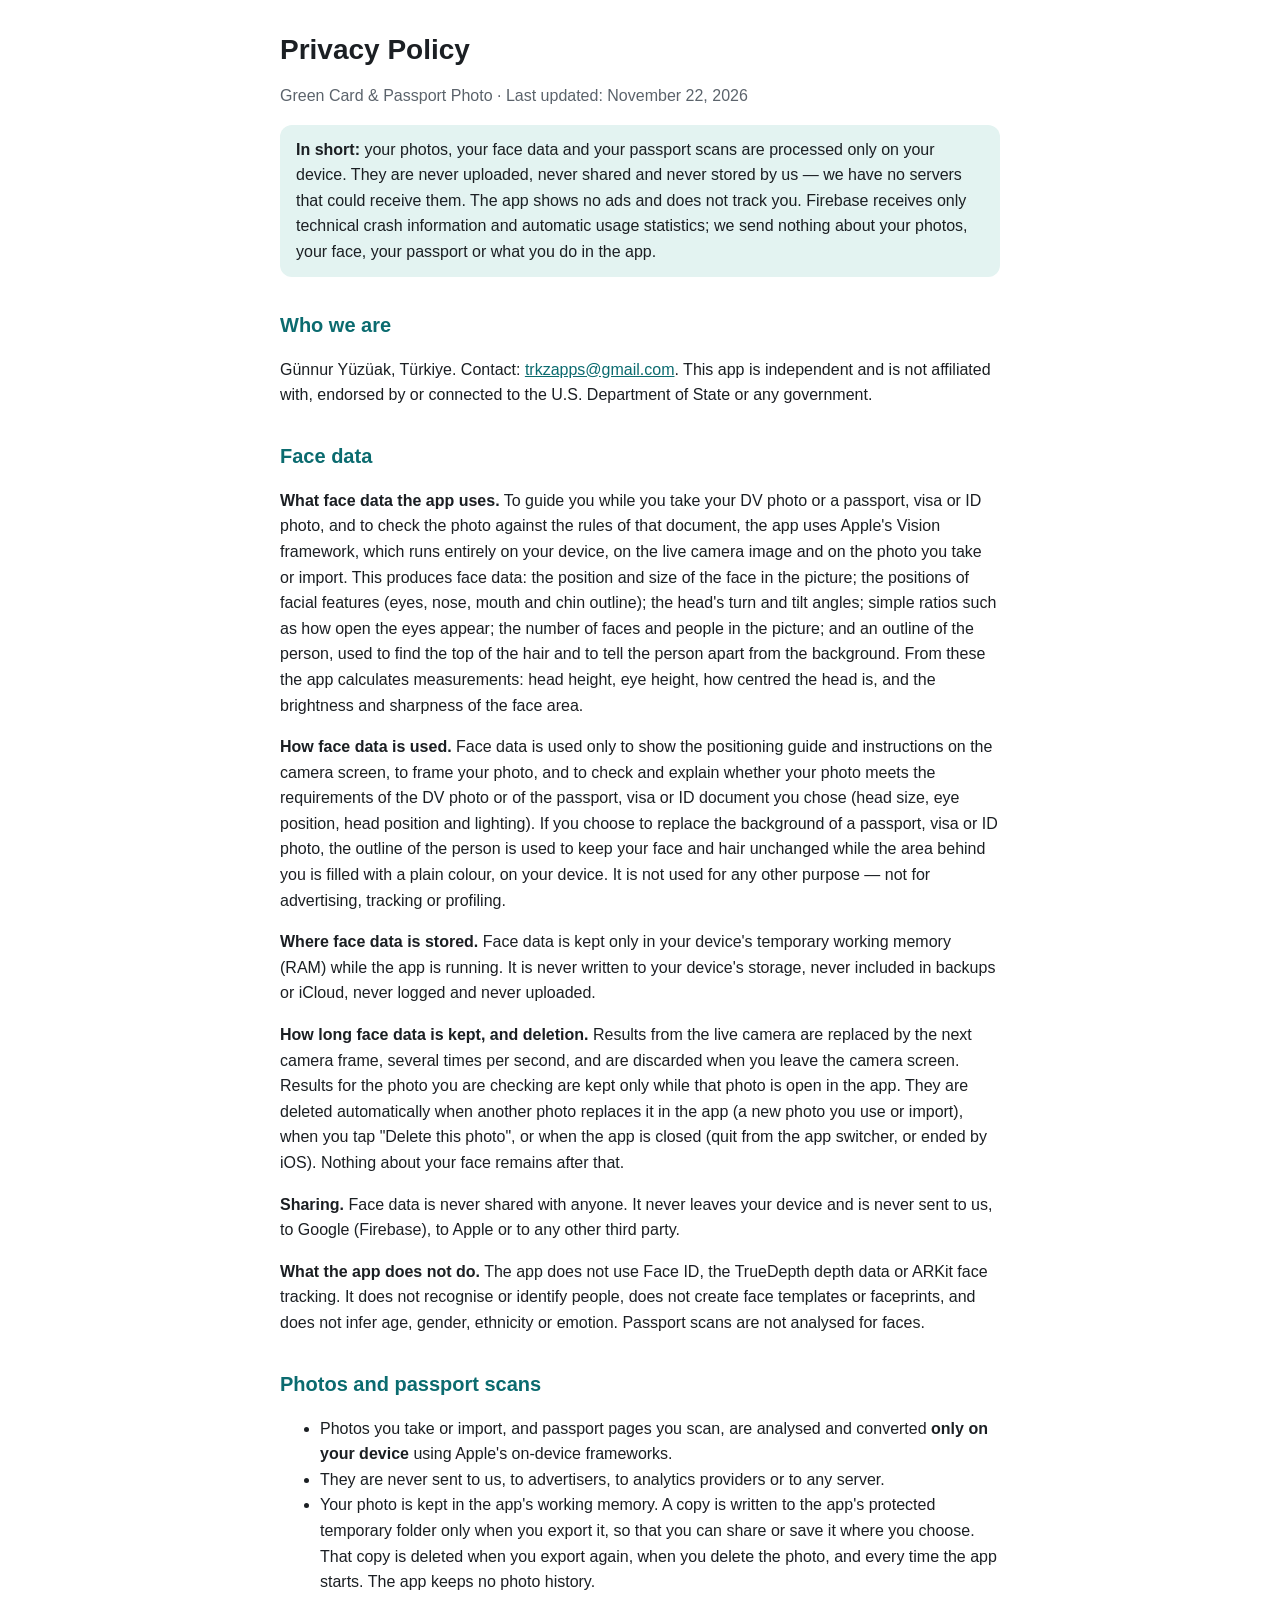
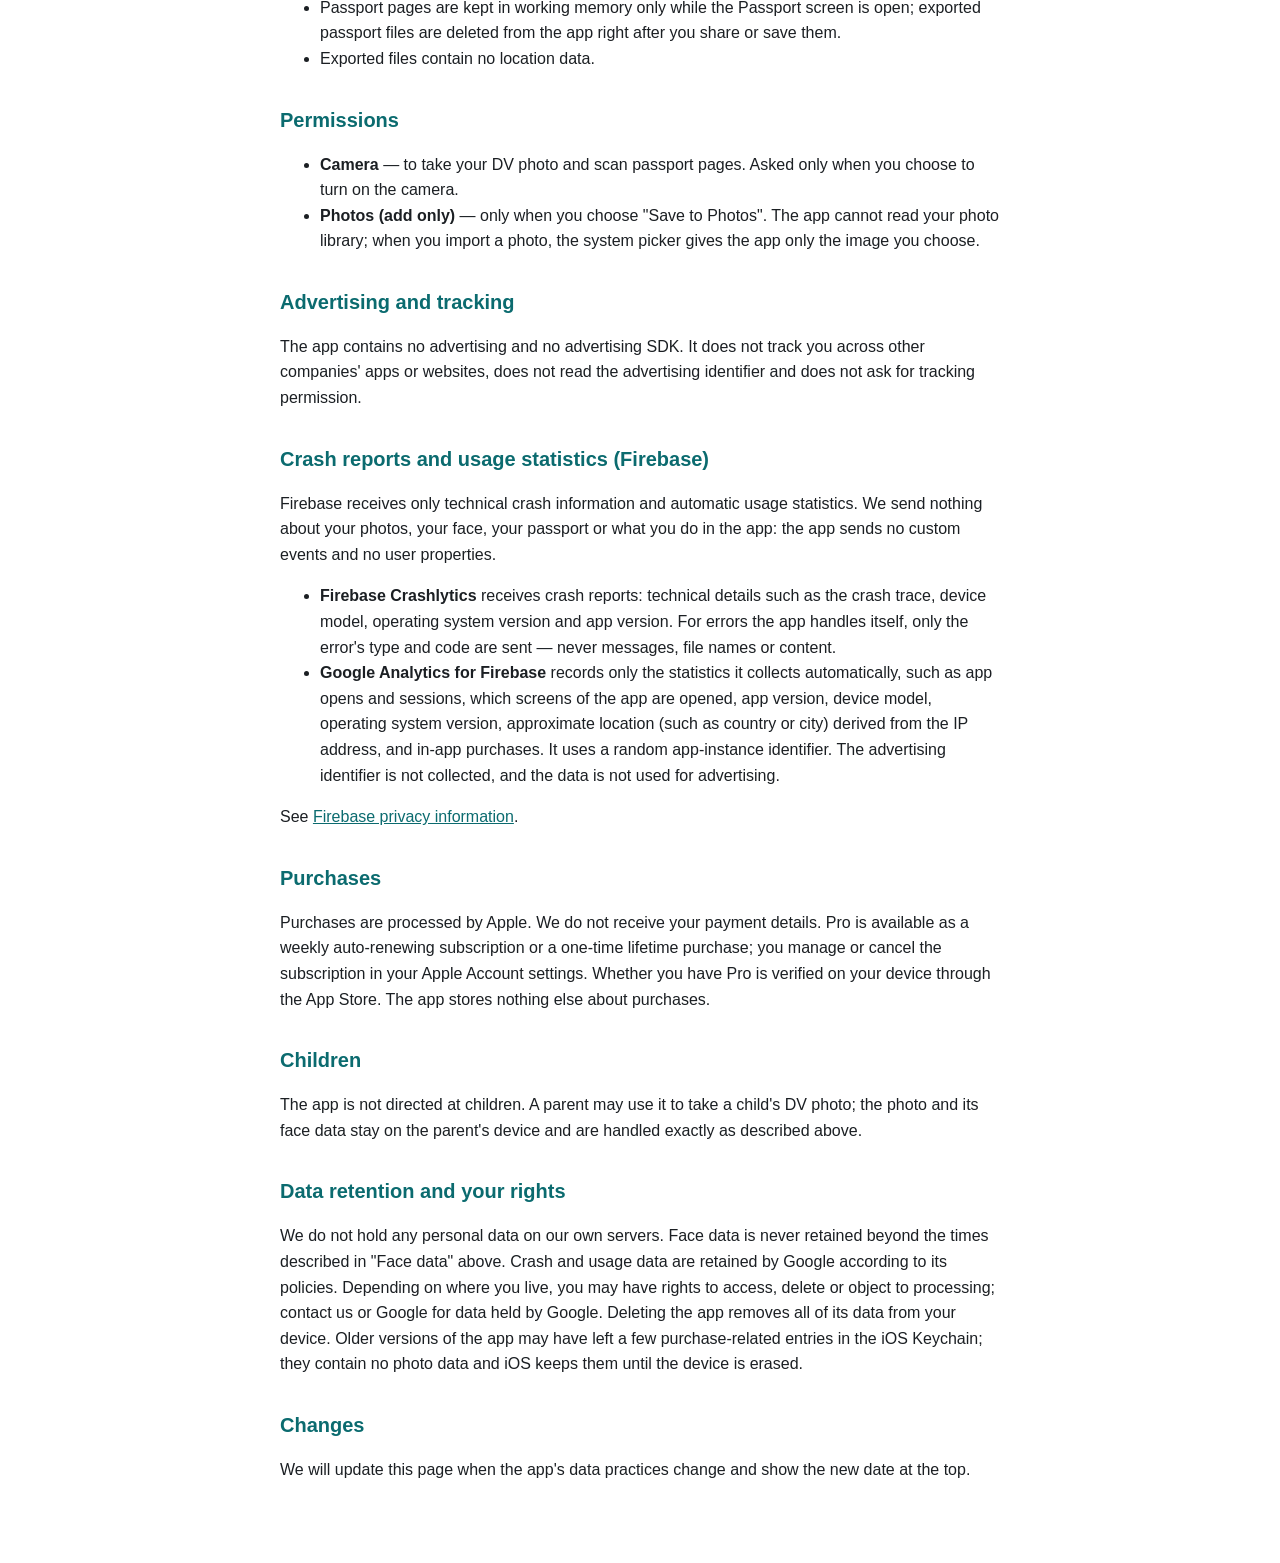
<file: gcphotomaker/privacy-policy.html>
<!doctype html>
<html lang="en">
<head>
<meta charset="utf-8">
<meta name="viewport" content="width=device-width, initial-scale=1">
<title>Privacy Policy — Green Card &amp; Passport Photo</title>
<style>
  :root { --text:#1b1f23; --muted:#5b636b; --brand:#0B6B6F; --bg:#ffffff; --soft:#E3F3F1; }
  body { margin:0; background:var(--bg); color:var(--text); font:16px/1.6 -apple-system, BlinkMacSystemFont, "Segoe UI", Roboto, sans-serif; }
  main { max-width:720px; margin:0 auto; padding:32px 16px 64px; }
  h1 { font-size:28px; line-height:1.25; margin:0 0 4px; }
  h2 { font-size:20px; margin:32px 0 8px; color:var(--brand); }
  p, li { color:var(--text); }
  .muted { color:var(--muted); }
  .note { background:var(--soft); border-radius:12px; padding:12px 16px; }
  a { color:var(--brand); }
</style>
</head>
<body>
<main>
<h1>Privacy Policy</h1>
<p class="muted">Green Card &amp; Passport Photo · Last updated: November 22, 2026</p>

<p class="note"><strong>In short:</strong> your photos, your face data and your passport scans are processed only on your device. They are never uploaded, never shared and never stored by us — we have no servers that could receive them. The app shows no ads and does not track you. Firebase receives only technical crash information and automatic usage statistics; we send nothing about your photos, your face, your passport or what you do in the app.</p>

<h2>Who we are</h2>
<p>Günnur Yüzüak, Türkiye. Contact: <a href="mailto:trkzapps@gmail.com">trkzapps@gmail.com</a>. This app is independent and is not affiliated with, endorsed by or connected to the U.S. Department of State or any government.</p>

<h2 id="face-data">Face data</h2>
<p><strong>What face data the app uses.</strong> To guide you while you take your DV photo or a passport, visa or ID photo, and to check the photo against the rules of that document, the app uses Apple's Vision framework, which runs entirely on your device, on the live camera image and on the photo you take or import. This produces face data: the position and size of the face in the picture; the positions of facial features (eyes, nose, mouth and chin outline); the head's turn and tilt angles; simple ratios such as how open the eyes appear; the number of faces and people in the picture; and an outline of the person, used to find the top of the hair and to tell the person apart from the background. From these the app calculates measurements: head height, eye height, how centred the head is, and the brightness and sharpness of the face area.</p>
<p><strong>How face data is used.</strong> Face data is used only to show the positioning guide and instructions on the camera screen, to frame your photo, and to check and explain whether your photo meets the requirements of the DV photo or of the passport, visa or ID document you chose (head size, eye position, head position and lighting). If you choose to replace the background of a passport, visa or ID photo, the outline of the person is used to keep your face and hair unchanged while the area behind you is filled with a plain colour, on your device. It is not used for any other purpose — not for advertising, tracking or profiling.</p>
<p><strong>Where face data is stored.</strong> Face data is kept only in your device's temporary working memory (RAM) while the app is running. It is never written to your device's storage, never included in backups or iCloud, never logged and never uploaded.</p>
<p><strong>How long face data is kept, and deletion.</strong> Results from the live camera are replaced by the next camera frame, several times per second, and are discarded when you leave the camera screen. Results for the photo you are checking are kept only while that photo is open in the app. They are deleted automatically when another photo replaces it in the app (a new photo you use or import), when you tap "Delete this photo", or when the app is closed (quit from the app switcher, or ended by iOS). Nothing about your face remains after that.</p>
<p><strong>Sharing.</strong> Face data is never shared with anyone. It never leaves your device and is never sent to us, to Google (Firebase), to Apple or to any other third party.</p>
<p><strong>What the app does not do.</strong> The app does not use Face ID, the TrueDepth depth data or ARKit face tracking. It does not recognise or identify people, does not create face templates or faceprints, and does not infer age, gender, ethnicity or emotion. Passport scans are not analysed for faces.</p>

<h2>Photos and passport scans</h2>
<ul>
  <li>Photos you take or import, and passport pages you scan, are analysed and converted <strong>only on your device</strong> using Apple's on-device frameworks.</li>
  <li>They are never sent to us, to advertisers, to analytics providers or to any server.</li>
  <li>Your photo is kept in the app's working memory. A copy is written to the app's protected temporary folder only when you export it, so that you can share or save it where you choose. That copy is deleted when you export again, when you delete the photo, and every time the app starts. The app keeps no photo history.</li>
  <li>Passport pages are kept in working memory only while the Passport screen is open; exported passport files are deleted from the app right after you share or save them.</li>
  <li>Exported files contain no location data.</li>
</ul>

<h2>Permissions</h2>
<ul>
  <li><strong>Camera</strong> — to take your DV photo and scan passport pages. Asked only when you choose to turn on the camera.</li>
  <li><strong>Photos (add only)</strong> — only when you choose "Save to Photos". The app cannot read your photo library; when you import a photo, the system picker gives the app only the image you choose.</li>
</ul>

<h2>Advertising and tracking</h2>
<p>The app contains no advertising and no advertising SDK. It does not track you across other companies' apps or websites, does not read the advertising identifier and does not ask for tracking permission.</p>

<h2>Crash reports and usage statistics (Firebase)</h2>
<p>Firebase receives only technical crash information and automatic usage statistics. We send nothing about your photos, your face, your passport or what you do in the app: the app sends no custom events and no user properties.</p>
<ul>
  <li><strong>Firebase Crashlytics</strong> receives crash reports: technical details such as the crash trace, device model, operating system version and app version. For errors the app handles itself, only the error's type and code are sent — never messages, file names or content.</li>
  <li><strong>Google Analytics for Firebase</strong> records only the statistics it collects automatically, such as app opens and sessions, which screens of the app are opened, app version, device model, operating system version, approximate location (such as country or city) derived from the IP address, and in-app purchases. It uses a random app-instance identifier. The advertising identifier is not collected, and the data is not used for advertising.</li>
</ul>
<p>See <a href="https://firebase.google.com/support/privacy">Firebase privacy information</a>.</p>

<h2>Purchases</h2>
<p>Purchases are processed by Apple. We do not receive your payment details. Pro is available as a weekly auto-renewing subscription or a one-time lifetime purchase; you manage or cancel the subscription in your Apple Account settings. Whether you have Pro is verified on your device through the App Store. The app stores nothing else about purchases.</p>

<h2>Children</h2>
<p>The app is not directed at children. A parent may use it to take a child's DV photo; the photo and its face data stay on the parent's device and are handled exactly as described above.</p>

<h2>Data retention and your rights</h2>
<p>We do not hold any personal data on our own servers. Face data is never retained beyond the times described in "Face data" above. Crash and usage data are retained by Google according to its policies. Depending on where you live, you may have rights to access, delete or object to processing; contact us or Google for data held by Google. Deleting the app removes all of its data from your device. Older versions of the app may have left a few purchase-related entries in the iOS Keychain; they contain no photo data and iOS keeps them until the device is erased.</p>

<h2>Changes</h2>
<p>We will update this page when the app's data practices change and show the new date at the top.</p>
</main>
</body>
</html>
</file>
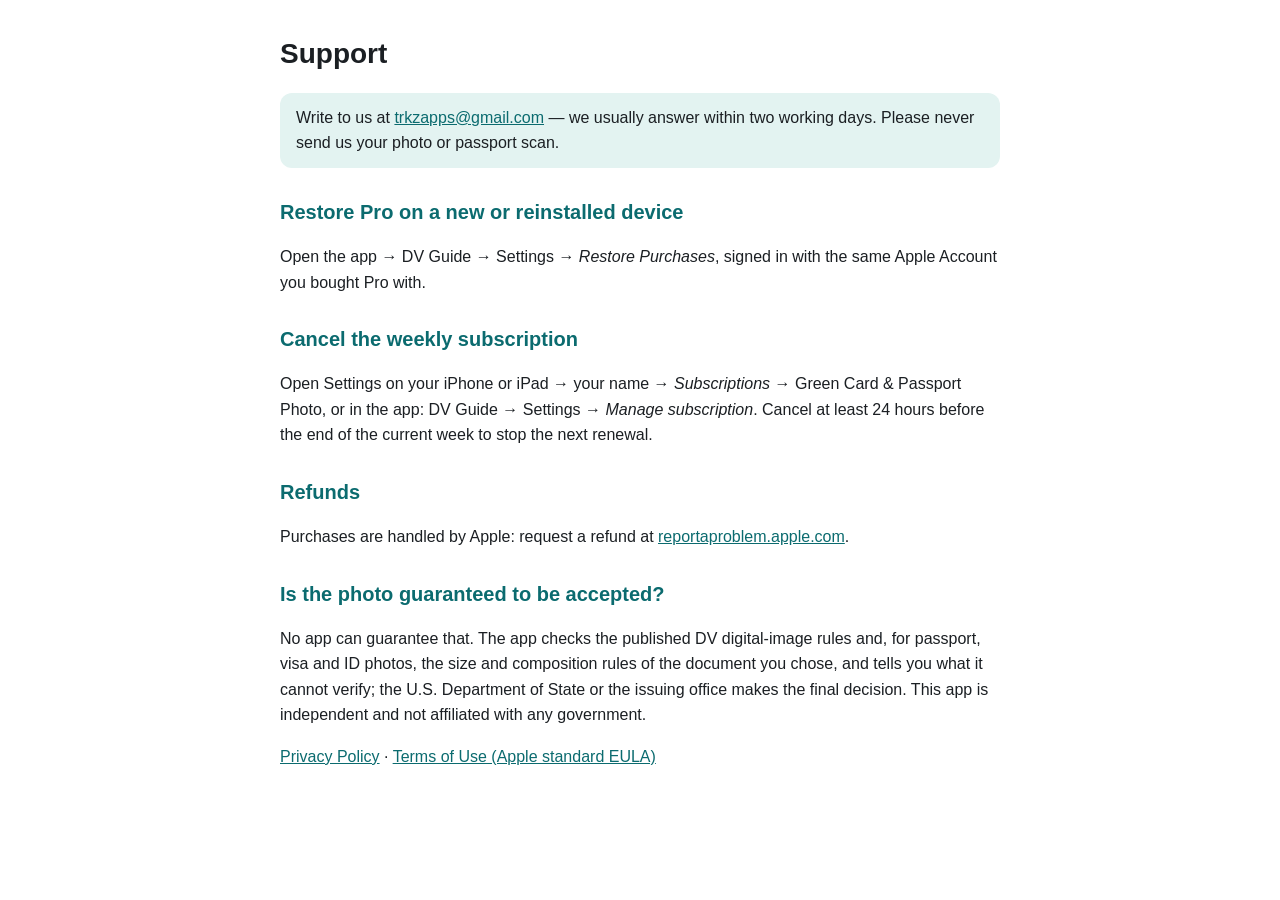
<file: gcphotomaker/support.html>
<!doctype html>
<html lang="en">
<head>
<meta charset="utf-8">
<meta name="viewport" content="width=device-width, initial-scale=1">
<title>Support — Green Card &amp; Passport Photo</title>
<style>
  :root { --text:#1b1f23; --muted:#5b636b; --brand:#0B6B6F; --soft:#E3F3F1; }
  body { margin:0; background:#fff; color:var(--text); font:16px/1.6 -apple-system, BlinkMacSystemFont, "Segoe UI", Roboto, sans-serif; }
  main { max-width:720px; margin:0 auto; padding:32px 16px 64px; }
  h1 { font-size:28px; margin:0 0 16px; } h2 { font-size:20px; margin:28px 0 8px; color:var(--brand); }
  .note { background:var(--soft); border-radius:12px; padding:12px 16px; } a { color:var(--brand); }
</style>
</head>
<body>
<main>
<h1>Support</h1>
<p class="note">Write to us at <a href="mailto:trkzapps@gmail.com">trkzapps@gmail.com</a> — we usually answer within two working days. Please never send us your photo or passport scan.</p>
<h2>Restore Pro on a new or reinstalled device</h2>
<p>Open the app → DV Guide → Settings → <em>Restore Purchases</em>, signed in with the same Apple Account you bought Pro with.</p>
<h2>Cancel the weekly subscription</h2>
<p>Open Settings on your iPhone or iPad → your name → <em>Subscriptions</em> → Green Card &amp; Passport Photo, or in the app: DV Guide → Settings → <em>Manage subscription</em>. Cancel at least 24 hours before the end of the current week to stop the next renewal.</p>
<h2>Refunds</h2>
<p>Purchases are handled by Apple: request a refund at <a href="https://reportaproblem.apple.com">reportaproblem.apple.com</a>.</p>
<h2>Is the photo guaranteed to be accepted?</h2>
<p>No app can guarantee that. The app checks the published DV digital-image rules and, for passport, visa and ID photos, the size and composition rules of the document you chose, and tells you what it cannot verify; the U.S. Department of State or the issuing office makes the final decision. This app is independent and not affiliated with any government.</p>
<p><a href="privacy-policy.html">Privacy Policy</a> · <a href="https://www.apple.com/legal/internet-services/itunes/dev/stdeula/">Terms of Use (Apple standard EULA)</a></p>
</main>
</body>
</html>
</file>
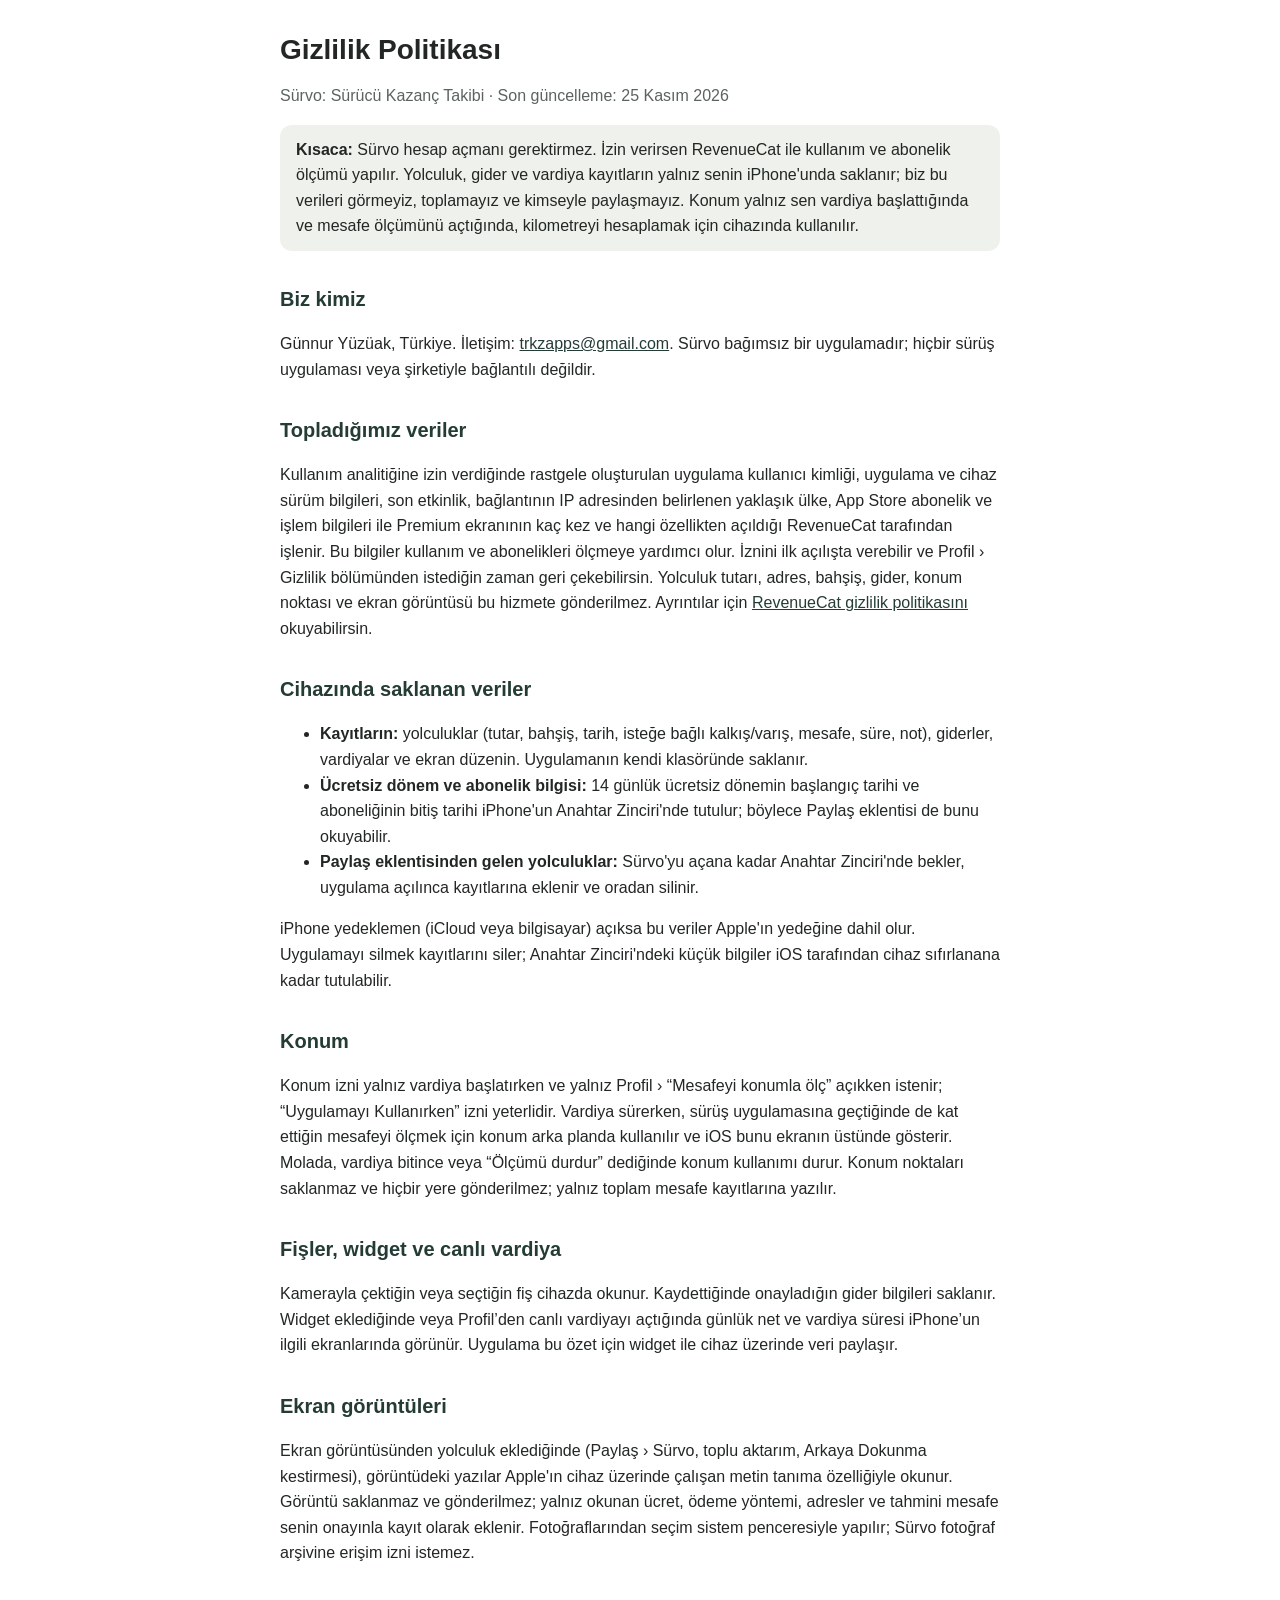
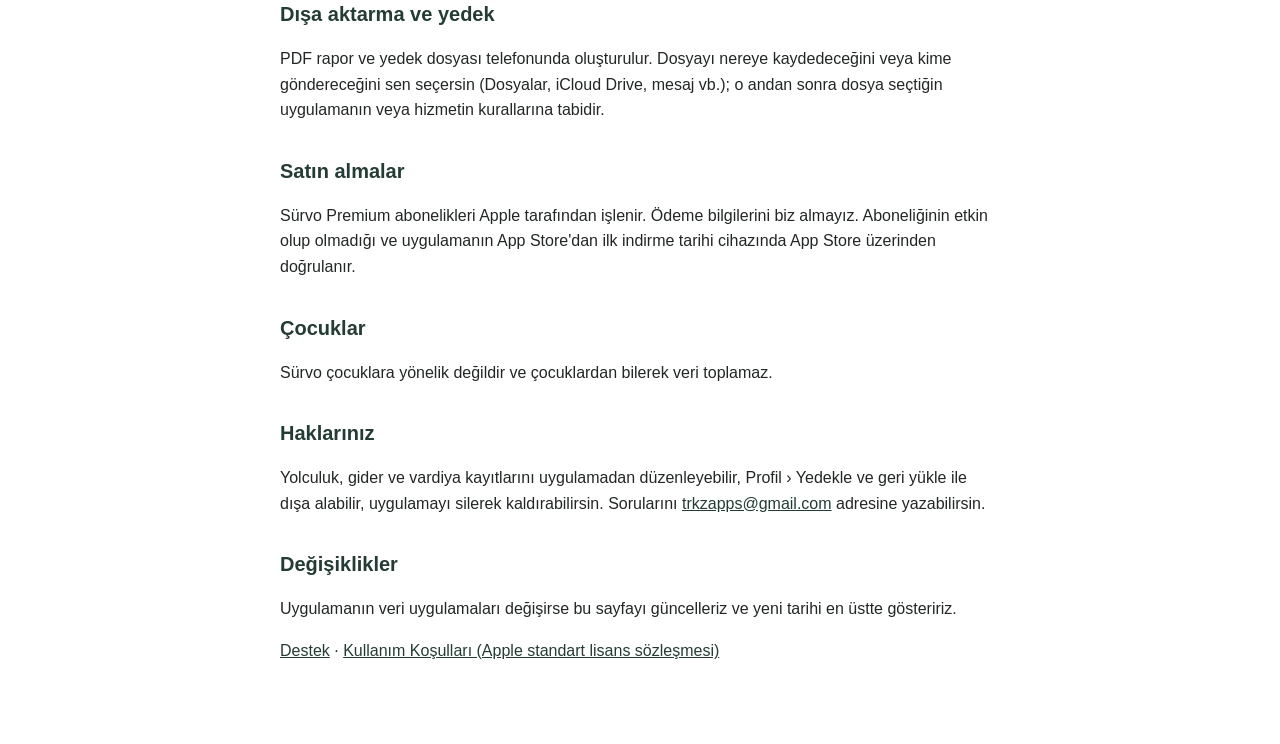
<file: survo/privacy-policy.html>
<!doctype html>
<html lang="tr">
<head>
<meta charset="utf-8">
<meta name="viewport" content="width=device-width, initial-scale=1">
<title>Gizlilik Politikası — Sürvo</title>
<style>
  :root { --text:#222724; --muted:#5B635E; --brand:#243C35; --bg:#ffffff; --soft:#EEF1EC; }
  body { margin:0; background:var(--bg); color:var(--text); font:16px/1.6 -apple-system, BlinkMacSystemFont, "Segoe UI", Roboto, sans-serif; }
  main { max-width:720px; margin:0 auto; padding:32px 16px 64px; }
  h1 { font-size:28px; line-height:1.25; margin:0 0 4px; }
  h2 { font-size:20px; margin:32px 0 8px; color:var(--brand); }
  .muted { color:var(--muted); }
  .note { background:var(--soft); border-radius:12px; padding:12px 16px; }
  a { color:var(--brand); }
</style>
</head>
<body>
<main>
<h1>Gizlilik Politikası</h1>
<p class="muted">Sürvo: Sürücü Kazanç Takibi · Son güncelleme: 25 Kasım 2026</p>

<p class="note"><strong>Kısaca:</strong> Sürvo hesap açmanı gerektirmez. İzin verirsen RevenueCat ile kullanım ve abonelik ölçümü yapılır. Yolculuk, gider ve vardiya kayıtların yalnız senin iPhone'unda saklanır; biz bu verileri görmeyiz, toplamayız ve kimseyle paylaşmayız. Konum yalnız sen vardiya başlattığında ve mesafe ölçümünü açtığında, kilometreyi hesaplamak için cihazında kullanılır.</p>

<h2>Biz kimiz</h2>
<p>Günnur Yüzüak, Türkiye. İletişim: <a href="mailto:trkzapps@gmail.com">trkzapps@gmail.com</a>. Sürvo bağımsız bir uygulamadır; hiçbir sürüş uygulaması veya şirketiyle bağlantılı değildir.</p>

<h2>Topladığımız veriler</h2>
<p>Kullanım analitiğine izin verdiğinde rastgele oluşturulan uygulama kullanıcı kimliği, uygulama ve cihaz sürüm bilgileri, son etkinlik, bağlantının IP adresinden belirlenen yaklaşık ülke, App Store abonelik ve işlem bilgileri ile Premium ekranının kaç kez ve hangi özellikten açıldığı RevenueCat tarafından işlenir. Bu bilgiler kullanım ve abonelikleri ölçmeye yardımcı olur. İznini ilk açılışta verebilir ve Profil › Gizlilik bölümünden istediğin zaman geri çekebilirsin. Yolculuk tutarı, adres, bahşiş, gider, konum noktası ve ekran görüntüsü bu hizmete gönderilmez. Ayrıntılar için <a href="https://www.revenuecat.com/privacy-policy">RevenueCat gizlilik politikasını</a> okuyabilirsin.</p>

<h2>Cihazında saklanan veriler</h2>
<ul>
  <li><strong>Kayıtların:</strong> yolculuklar (tutar, bahşiş, tarih, isteğe bağlı kalkış/varış, mesafe, süre, not), giderler, vardiyalar ve ekran düzenin. Uygulamanın kendi klasöründe saklanır.</li>
  <li><strong>Ücretsiz dönem ve abonelik bilgisi:</strong> 14 günlük ücretsiz dönemin başlangıç tarihi ve aboneliğinin bitiş tarihi iPhone'un Anahtar Zinciri'nde tutulur; böylece Paylaş eklentisi de bunu okuyabilir.</li>
  <li><strong>Paylaş eklentisinden gelen yolculuklar:</strong> Sürvo'yu açana kadar Anahtar Zinciri'nde bekler, uygulama açılınca kayıtlarına eklenir ve oradan silinir.</li>
</ul>
<p>iPhone yedeklemen (iCloud veya bilgisayar) açıksa bu veriler Apple'ın yedeğine dahil olur. Uygulamayı silmek kayıtlarını siler; Anahtar Zinciri'ndeki küçük bilgiler iOS tarafından cihaz sıfırlanana kadar tutulabilir.</p>

<h2>Konum</h2>
<p>Konum izni yalnız vardiya başlatırken ve yalnız Profil › “Mesafeyi konumla ölç” açıkken istenir; “Uygulamayı Kullanırken” izni yeterlidir. Vardiya sürerken, sürüş uygulamasına geçtiğinde de kat ettiğin mesafeyi ölçmek için konum arka planda kullanılır ve iOS bunu ekranın üstünde gösterir. Molada, vardiya bitince veya “Ölçümü durdur” dediğinde konum kullanımı durur. Konum noktaları saklanmaz ve hiçbir yere gönderilmez; yalnız toplam mesafe kayıtlarına yazılır.</p>

<h2>Fişler, widget ve canlı vardiya</h2>
<p>Kamerayla çektiğin veya seçtiğin fiş cihazda okunur. Kaydettiğinde onayladığın gider bilgileri saklanır. Widget eklediğinde veya Profil’den canlı vardiyayı açtığında günlük net ve vardiya süresi iPhone’un ilgili ekranlarında görünür. Uygulama bu özet için widget ile cihaz üzerinde veri paylaşır.</p>
<h2>Ekran görüntüleri</h2>
<p>Ekran görüntüsünden yolculuk eklediğinde (Paylaş › Sürvo, toplu aktarım, Arkaya Dokunma kestirmesi), görüntüdeki yazılar Apple'ın cihaz üzerinde çalışan metin tanıma özelliğiyle okunur. Görüntü saklanmaz ve gönderilmez; yalnız okunan ücret, ödeme yöntemi, adresler ve tahmini mesafe senin onayınla kayıt olarak eklenir. Fotoğraflarından seçim sistem penceresiyle yapılır; Sürvo fotoğraf arşivine erişim izni istemez.</p>

<h2>Dışa aktarma ve yedek</h2>
<p>PDF rapor ve yedek dosyası telefonunda oluşturulur. Dosyayı nereye kaydedeceğini veya kime göndereceğini sen seçersin (Dosyalar, iCloud Drive, mesaj vb.); o andan sonra dosya seçtiğin uygulamanın veya hizmetin kurallarına tabidir.</p>

<h2>Satın almalar</h2>
<p>Sürvo Premium abonelikleri Apple tarafından işlenir. Ödeme bilgilerini biz almayız. Aboneliğinin etkin olup olmadığı ve uygulamanın App Store'dan ilk indirme tarihi cihazında App Store üzerinden doğrulanır.</p>

<h2>Çocuklar</h2>
<p>Sürvo çocuklara yönelik değildir ve çocuklardan bilerek veri toplamaz.</p>

<h2>Haklarınız</h2>
<p>Yolculuk, gider ve vardiya kayıtlarını uygulamadan düzenleyebilir, Profil › Yedekle ve geri yükle ile dışa alabilir, uygulamayı silerek kaldırabilirsin. Sorularını <a href="mailto:trkzapps@gmail.com">trkzapps@gmail.com</a> adresine yazabilirsin.</p>

<h2>Değişiklikler</h2>
<p>Uygulamanın veri uygulamaları değişirse bu sayfayı güncelleriz ve yeni tarihi en üstte gösteririz.</p>

<p><a href="support.html">Destek</a> · <a href="https://www.apple.com/legal/internet-services/itunes/dev/stdeula/">Kullanım Koşulları (Apple standart lisans sözleşmesi)</a></p>
</main>
</body>
</html>
</file>
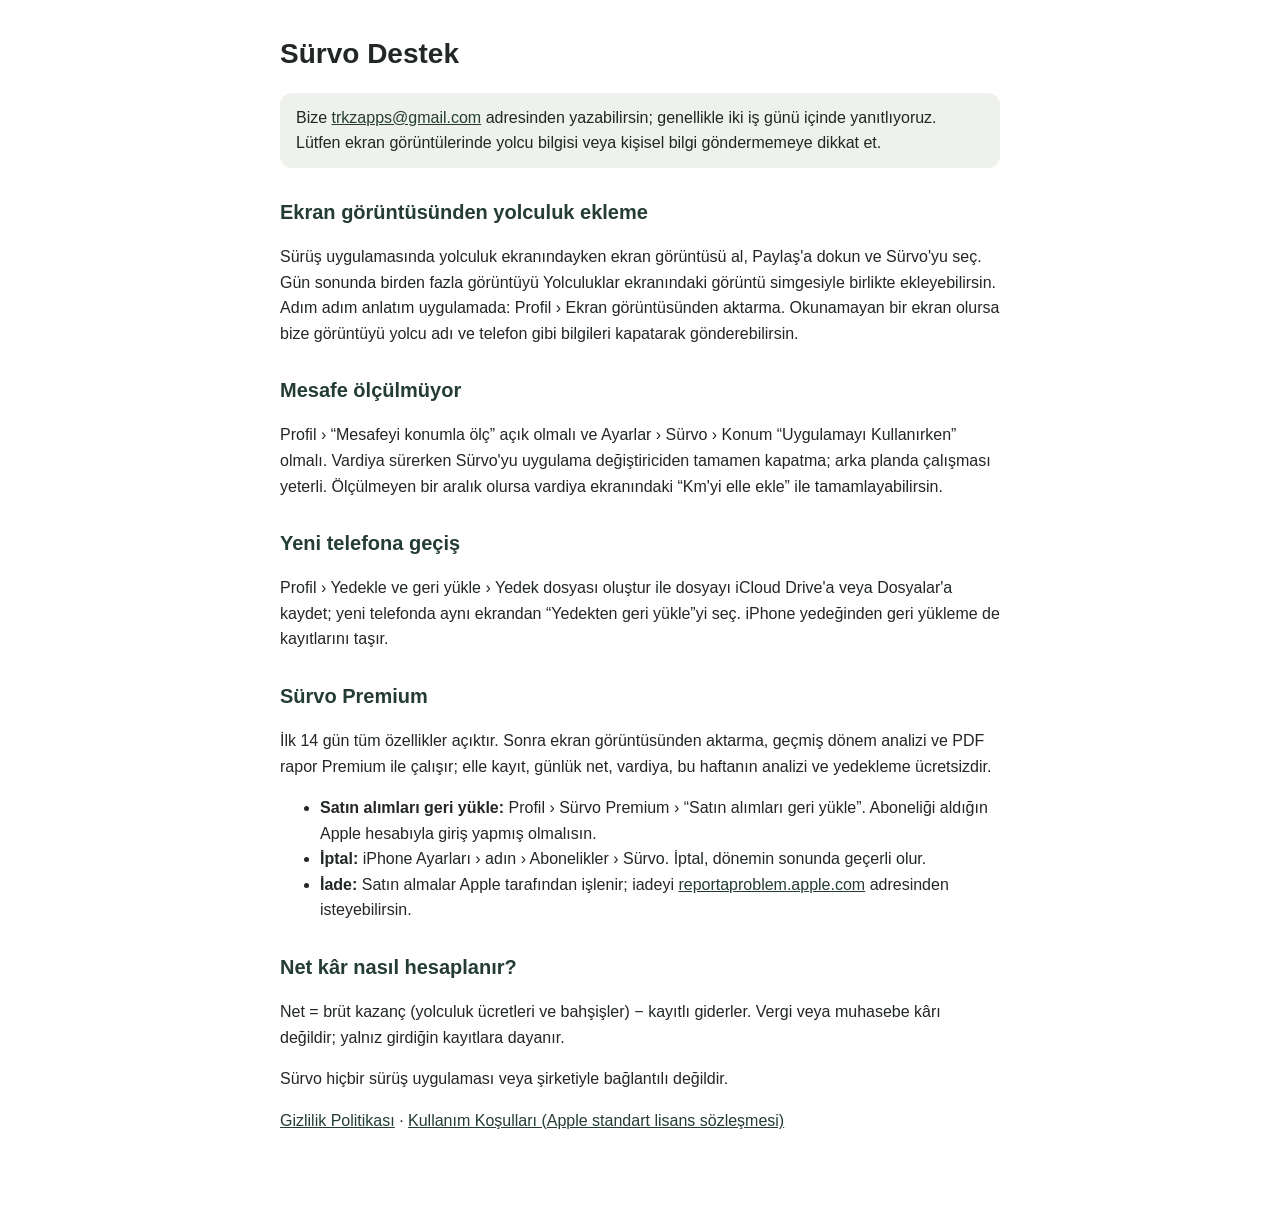
<file: survo/support.html>
<!doctype html>
<html lang="tr">
<head>
<meta charset="utf-8">
<meta name="viewport" content="width=device-width, initial-scale=1">
<title>Destek — Sürvo</title>
<style>
  :root { --text:#222724; --muted:#5B635E; --brand:#243C35; --soft:#EEF1EC; }
  body { margin:0; background:#fff; color:var(--text); font:16px/1.6 -apple-system, BlinkMacSystemFont, "Segoe UI", Roboto, sans-serif; }
  main { max-width:720px; margin:0 auto; padding:32px 16px 64px; }
  h1 { font-size:28px; margin:0 0 16px; } h2 { font-size:20px; margin:28px 0 8px; color:var(--brand); }
  .note { background:var(--soft); border-radius:12px; padding:12px 16px; } a { color:var(--brand); }
</style>
</head>
<body>
<main>
<h1>Sürvo Destek</h1>
<p class="note">Bize <a href="mailto:trkzapps@gmail.com">trkzapps@gmail.com</a> adresinden yazabilirsin; genellikle iki iş günü içinde yanıtlıyoruz. Lütfen ekran görüntülerinde yolcu bilgisi veya kişisel bilgi göndermemeye dikkat et.</p>

<h2>Ekran görüntüsünden yolculuk ekleme</h2>
<p>Sürüş uygulamasında yolculuk ekranındayken ekran görüntüsü al, Paylaş'a dokun ve Sürvo'yu seç. Gün sonunda birden fazla görüntüyü Yolculuklar ekranındaki görüntü simgesiyle birlikte ekleyebilirsin. Adım adım anlatım uygulamada: Profil › Ekran görüntüsünden aktarma. Okunamayan bir ekran olursa bize görüntüyü yolcu adı ve telefon gibi bilgileri kapatarak gönderebilirsin.</p>

<h2>Mesafe ölçülmüyor</h2>
<p>Profil › “Mesafeyi konumla ölç” açık olmalı ve Ayarlar › Sürvo › Konum “Uygulamayı Kullanırken” olmalı. Vardiya sürerken Sürvo'yu uygulama değiştiriciden tamamen kapatma; arka planda çalışması yeterli. Ölçülmeyen bir aralık olursa vardiya ekranındaki “Km'yi elle ekle” ile tamamlayabilirsin.</p>

<h2>Yeni telefona geçiş</h2>
<p>Profil › Yedekle ve geri yükle › Yedek dosyası oluştur ile dosyayı iCloud Drive'a veya Dosyalar'a kaydet; yeni telefonda aynı ekrandan “Yedekten geri yükle”yi seç. iPhone yedeğinden geri yükleme de kayıtlarını taşır.</p>

<h2>Sürvo Premium</h2>
<p>İlk 14 gün tüm özellikler açıktır. Sonra ekran görüntüsünden aktarma, geçmiş dönem analizi ve PDF rapor Premium ile çalışır; elle kayıt, günlük net, vardiya, bu haftanın analizi ve yedekleme ücretsizdir.</p>
<ul>
  <li><strong>Satın alımları geri yükle:</strong> Profil › Sürvo Premium › “Satın alımları geri yükle”. Aboneliği aldığın Apple hesabıyla giriş yapmış olmalısın.</li>
  <li><strong>İptal:</strong> iPhone Ayarları › adın › Abonelikler › Sürvo. İptal, dönemin sonunda geçerli olur.</li>
  <li><strong>İade:</strong> Satın almalar Apple tarafından işlenir; iadeyi <a href="https://reportaproblem.apple.com">reportaproblem.apple.com</a> adresinden isteyebilirsin.</li>
</ul>

<h2>Net kâr nasıl hesaplanır?</h2>
<p>Net = brüt kazanç (yolculuk ücretleri ve bahşişler) − kayıtlı giderler. Vergi veya muhasebe kârı değildir; yalnız girdiğin kayıtlara dayanır.</p>

<p>Sürvo hiçbir sürüş uygulaması veya şirketiyle bağlantılı değildir.</p>
<p><a href="privacy-policy.html">Gizlilik Politikası</a> · <a href="https://www.apple.com/legal/internet-services/itunes/dev/stdeula/">Kullanım Koşulları (Apple standart lisans sözleşmesi)</a></p>
</main>
</body>
</html>
</file>
